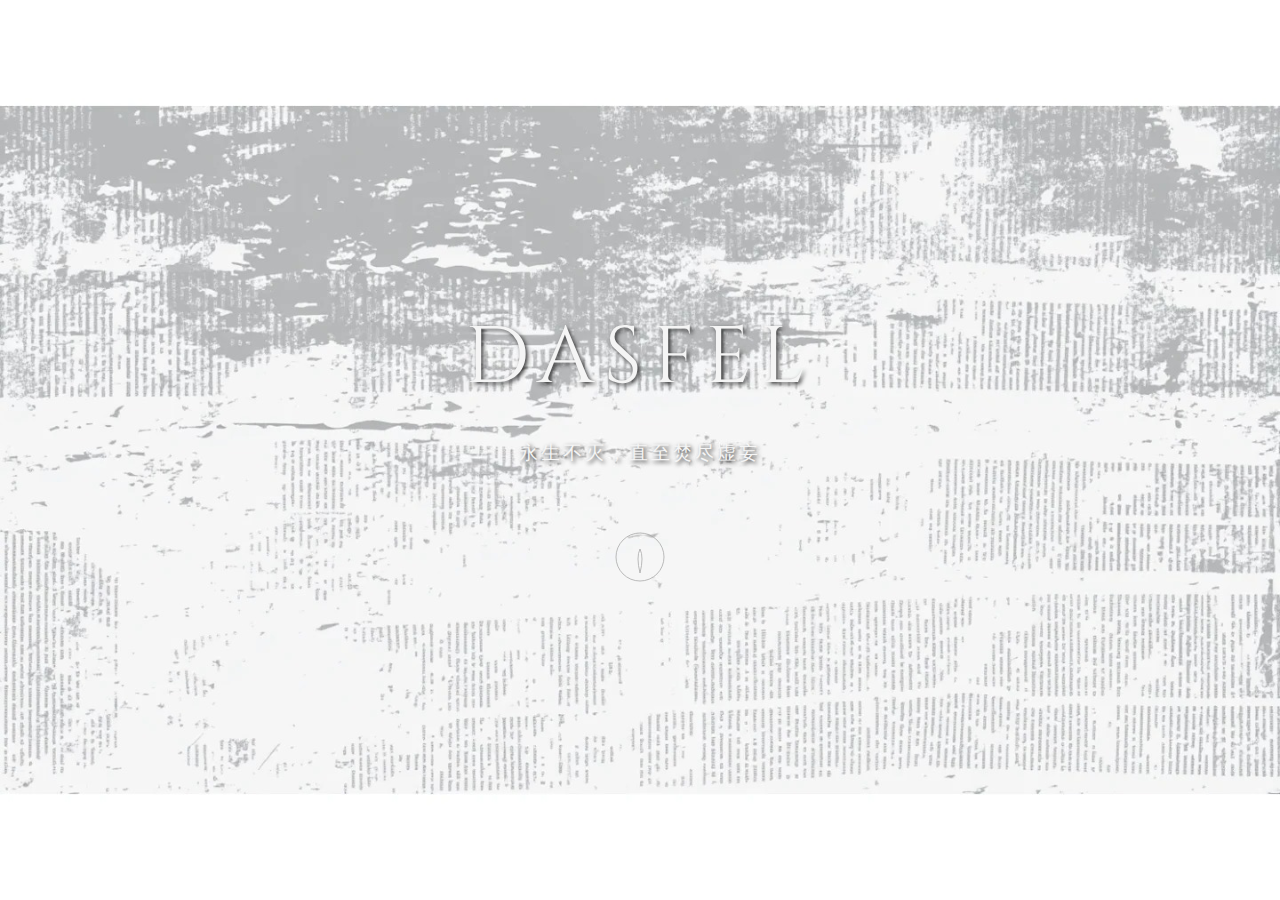
<file: MoMo/index.html>
<!DOCTYPE html>
<html lang="en">
<head>
    <meta charset="UTF-8">
    <meta name="viewport" content="width=device-width, initial-scale=1.0">
    <title>Dasfel - Silent Embers</title>
    <link rel="stylesheet" href="styles.css">
    <link rel="preconnect" href="https://fonts.googleapis.com">
    <link rel="preconnect" href="https://fonts.gstatic.com" crossorigin>
    <link href="https://fonts.googleapis.com/css2?family=Cinzel:wght@400;700&family=Cormorant+Garamond:wght@300;400;600&display=swap" rel="stylesheet">
</head>
<body class="entrance-page">
    <div class="entrance-container">
        <div class="title-container">
            <h1 class="main-title">Dasfel</h1>
            <p class="subtitle">永生不灭，直至焚尽虚妄</p>
        </div>
        <div class="entrance-symbol">
            <svg id="moon-flame" viewBox="0 0 100 100" width="80" height="80">
                <circle cx="50" cy="50" r="30" fill="none" stroke="#a9a9a9" stroke-width="1" />
                <path class="flame" d="M50,70 Q45,50 50,40 Q55,50 50,70" fill="none" stroke="#a9a9a9" stroke-width="1" />
            </svg>
        </div>
    </div>
    <script src="script.js"></script>
</body>
</html>
</file>
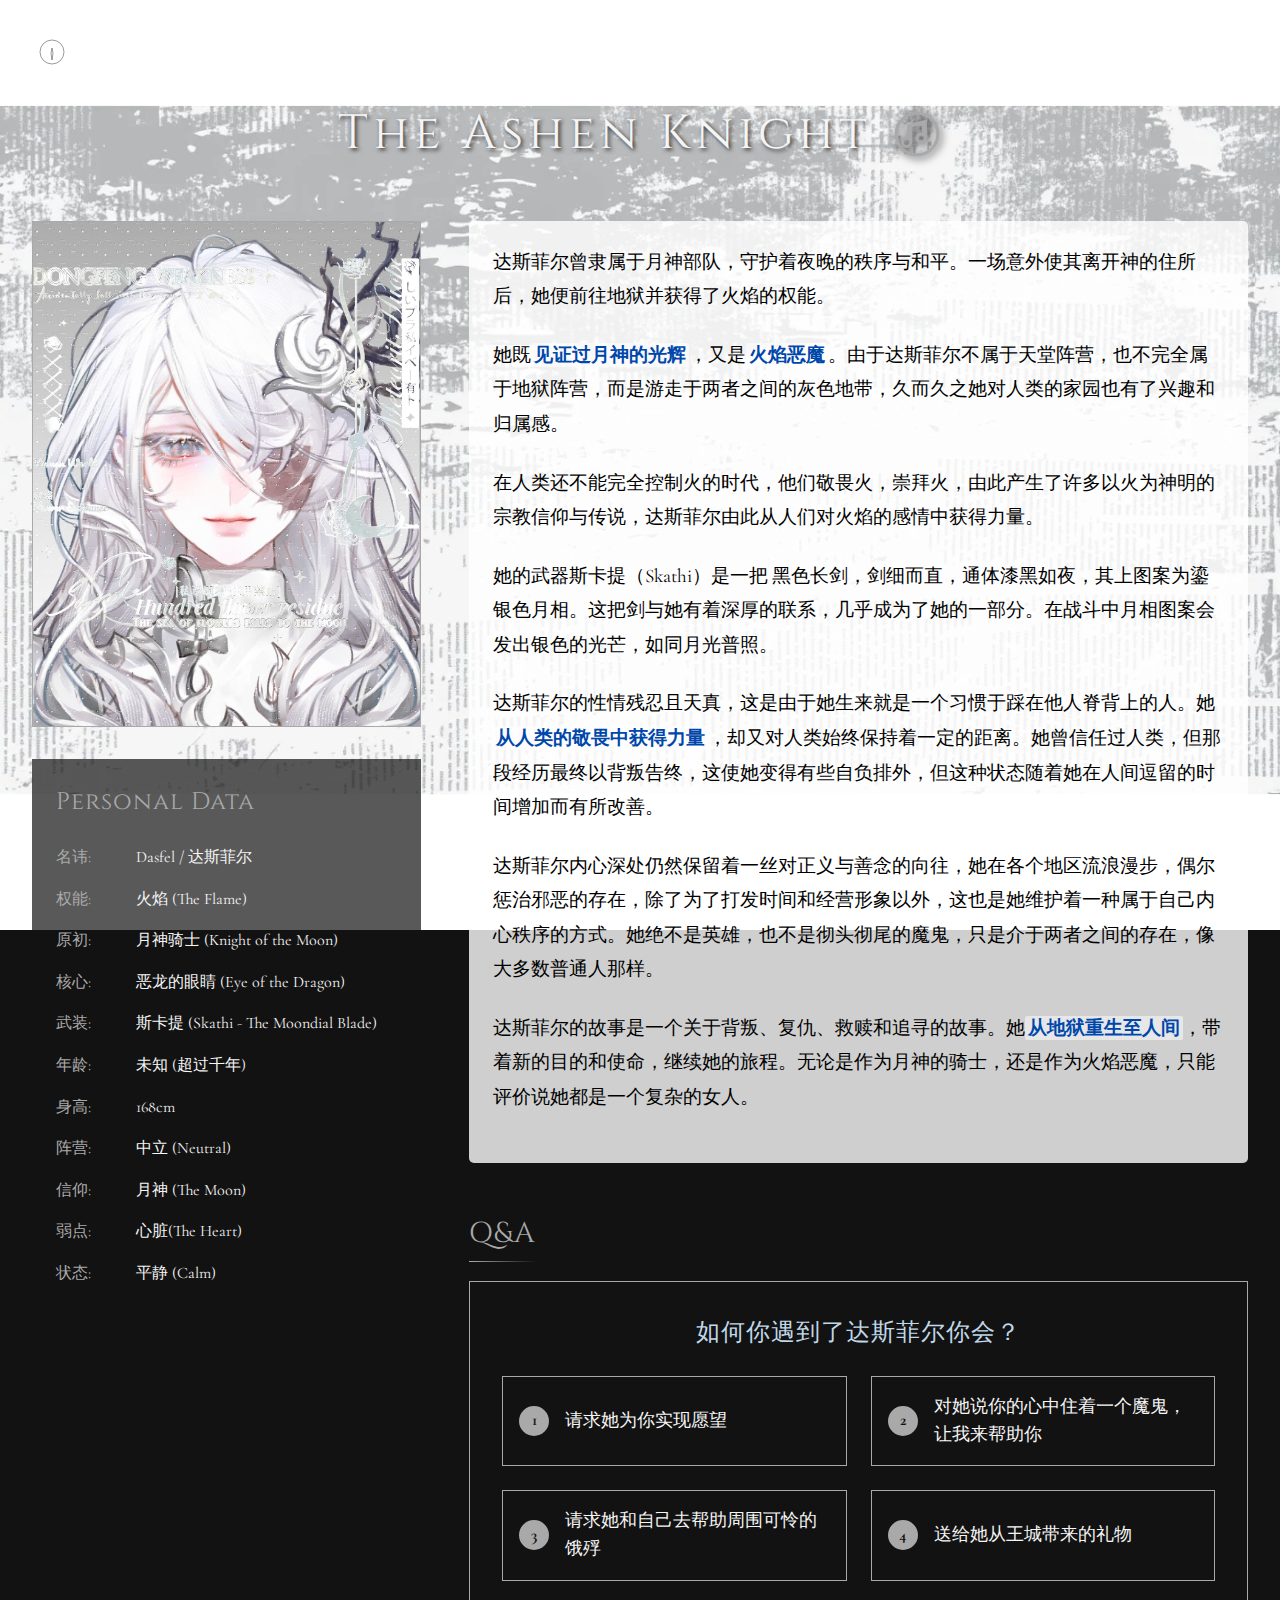
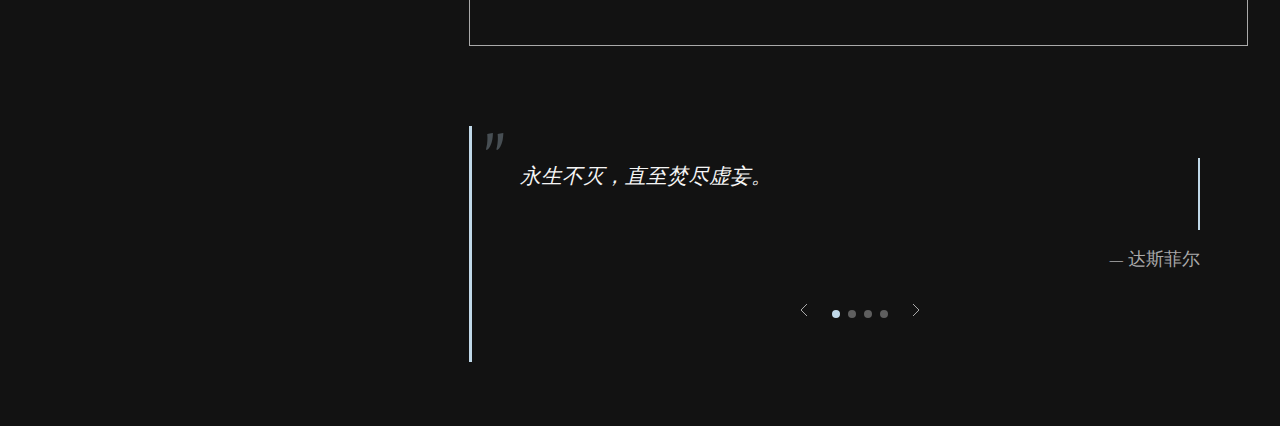
<file: MoMo/ashen-knight.html>
<!DOCTYPE html>
<html lang="en">
<head>
    <meta charset="UTF-8">
    <meta name="viewport" content="width=device-width, initial-scale=1.0">
    <title>The Ashen Knight - Dasfel</title>
    <link rel="stylesheet" href="styles.css">
    <link rel="preconnect" href="https://fonts.googleapis.com">
    <link rel="preconnect" href="https://fonts.gstatic.com" crossorigin>
    <link href="https://fonts.googleapis.com/css2?family=Cinzel:wght@400;700&family=Cormorant+Garamond:wght@300;400;600&display=swap" rel="stylesheet">
</head>
<body>
    <!-- Background Audio - 只在The Ashen Knight页面播放 -->
    <audio id="background-music" loop>
        <source src="aud.mp3" type="audio/mp3">
        您的浏览器不支持音频元素。
    </audio>
    <div class="page-content">
        <!-- Navigation Icon -->
        <div class="nav-icon">
            <svg viewBox="0 0 100 100" width="100%" height="100%">
                <circle cx="50" cy="50" r="30" fill="none" stroke="#a9a9a9" stroke-width="1" />
                <path class="flame" d="M50,70 Q45,50 50,40 Q55,50 50,70" fill="none" stroke="#a9a9a9" stroke-width="1" />
            </svg>
        </div>
        
        <!-- Navigation Panel -->
        <div class="nav-panel">
            <ul class="nav-links">
                <li>
                    <a href="ashen-knight.html">
                        <svg viewBox="0 0 24 24" width="24" height="24">
                            <path fill="none" stroke="#a9a9a9" d="M12,3 L4,9 L4,21 L20,21 L20,9 L12,3 Z" />
                            <path fill="none" stroke="#a9a9a9" d="M9,21 L9,14 L15,14 L15,21" />
                        </svg>
                        The Ashen Knight
                    </a>
                </li>
                <li>
                    <a href="chronicle.html">
                        <svg viewBox="0 0 24 24" width="24" height="24">
                            <path fill="none" stroke="#a9a9a9" d="M6,4 L18,4 L18,20 L6,20 Z" />
                            <path fill="none" stroke="#a9a9a9" d="M9,8 L15,8 M9,12 L15,12 M9,16 L13,16" />
                        </svg>
                        Chronicle of Embers
                    </a>
                </li>
                <li>
                    <a href="world.html">
                        <svg viewBox="0 0 24 24" width="24" height="24">
                            <circle cx="12" cy="12" r="8" fill="none" stroke="#a9a9a9" />
                            <path fill="none" stroke="#a9a9a9" d="M12,4 L12,20 M4,12 L20,12" />
                        </svg>
                        World
                    </a>
                </li>
                <li>
                    <a href="gallery.html">
                        <svg viewBox="0 0 24 24" width="24" height="24">
                            <rect x="4" y="4" width="6" height="6" fill="none" stroke="#a9a9a9" />
                            <rect x="14" y="4" width="6" height="6" fill="none" stroke="#a9a9a9" />
                            <rect x="4" y="14" width="6" height="6" fill="none" stroke="#a9a9a9" />
                            <rect x="14" y="14" width="6" height="6" fill="none" stroke="#a9a9a9" />
                        </svg>
                        Gallery
                    </a>
                </li>
            </ul>
        </div>
        
        <div class="content-container">
            <div class="title-with-music">
                <h1 class="page-title">The Ashen Knight</h1>
                <div class="music-control" id="music-control">
                    <svg viewBox="0 0 24 24" width="32" height="32">
                        <circle cx="12" cy="12" r="10" fill="none" stroke="#a9a9a9" stroke-width="1.5" />
                        <!-- 音符符号 -->
                        <path class="music-icon" fill="none" stroke="#a9a9a9" stroke-width="1.5" d="M9,8 L9,16 C9,17.1 8.1,18 7,18 S5,17.1 5,16 S5.9,14 7,14 C7.4,14 7.7,14.1 8,14.3 L8,8 L16,6 L16,14 C16,15.1 15.1,16 14,16 S12,15.1 12,14 S12.9,12 14,12 C14.4,12 14.7,12.1 15,12.3 L15,7 L9,8" />
                    </svg>
                </div>
            </div>
            
            <div class="ashen-knight-content">
                <!-- Left Column - Portrait and Personal Data -->
                <div class="portrait-section">
                    <div class="portrait-container">
                        <img src="images/portrait.jpg" alt="Dasfel Portrait">
                    </div>
                    
                    <div class="personal-data">
                        <h3>Personal Data</h3>
                        
                        <div class="data-item">
                            <div class="data-label">名讳:</div>
                            <div class="data-value">Dasfel / 达斯菲尔</div>
                        </div>
                        
                        <div class="data-item">
                            <div class="data-label">权能:</div>
                            <div class="data-value">火焰 (The Flame)</div>
                        </div>
                        
                        <div class="data-item">
                            <div class="data-label">原初:</div>
                            <div class="data-value">月神骑士 (Knight of the Moon)</div>
                        </div>
                        
                        <div class="data-item">
                            <div class="data-label">核心:</div>
                            <div class="data-value">恶龙的眼睛 (Eye of the Dragon)</div>
                        </div>
                        
                        <div class="data-item weapon-info">
                            <div class="data-label">武装:</div>
                            <div class="data-value">斯卡提 (Skathi - The Moondial Blade)</div>
                            <div class="weapon-tooltip">
                                斯卡提，一把黑色长剑，是达斯菲尔的专属武器。达斯菲尔还在月神麾下时被授予的荣誉的象征，剑细而直，通体漆黑如夜，其上图案为鎏银色月相。
                            </div>
                        </div>
                        
                        <div class="data-item">
                            <div class="data-label">年龄:</div>
                            <div class="data-value">未知 (超过千年)</div>
                        </div>
                        
                        <div class="data-item">
                            <div class="data-label">身高:</div>
                            <div class="data-value">168cm</div>
                        </div>
                        
                        <div class="data-item">
                            <div class="data-label">阵营:</div>
                            <div class="data-value">中立 (Neutral)</div>
                        </div>
                        
                        <div class="data-item">
                            <div class="data-label">信仰:</div>
                            <div class="data-value">月神 (The Moon)</div>
                        </div>
                        
                        <div class="data-item">
                            <div class="data-label">弱点:</div>
                            <div class="data-value">心脏(The Heart)</div>
                        </div>
                        
                        <div class="data-item status-info">
                            <div class="data-label">状态:</div>
                            <div class="data-value">平静 (Calm)</div>
                            <div class="status-tooltip">
                                达斯菲尔目前活跃于伊斯希洛斯的边境地区，扮演着一名热情善良的骑士，惩罚那些她认为应该受到惩罚的人用于练手。
                            </div>
                        </div>
                    </div>
                </div>
                
                <!-- Right Column - Biography -->
                <div class="bio-section">
                    <div class="bio-text">
                        <p>
                            达斯菲尔曾隶属于月神部队，守护着夜晚的秩序与和平。一场意外使其离开神的住所后，她便前往地狱并获得了火焰的权能。
                        </p>
                        
                        <p>
                            她既<span class="highlight">见证过月神的光辉</span>，又是<span class="highlight">火焰恶魔</span>。由于达斯菲尔不属于天堂阵营，也不完全属于地狱阵营，而是游走于两者之间的灰色地带，久而久之她对人类的家园也有了兴趣和归属感。
                        </p>
                        
                        <p>
                            在人类还不能完全控制火的时代，他们敬畏火，崇拜火，由此产生了许多以火为神明的宗教信仰与传说，达斯菲尔由此从人们对火焰的感情中获得力量。
                        </p>
                        
                        <p>
                            她的武器斯卡提（Skathi）是一把  黑色长剑，剑细而直，通体漆黑如夜，其上图案为鎏银色月相。这把剑与她有着深厚的联系，几乎成为了她的一部分。在战斗中月相图案会发出银色的光芒，如同月光普照。
                        </p>
                        
                        <p>
                            达斯菲尔的性情残忍且天真，这是由于她生来就是一个习惯于踩在他人脊背上的人。她<span class="highlight">从人类的敬畏中获得力量</span>，却又对人类始终保持着一定的距离。她曾信任过人类，但那段经历最终以背叛告终，这使她变得有些自负排外，但这种状态随着她在人间逗留的时间增加而有所改善。
                        </p>
                        
                        <p>
                            达斯菲尔内心深处仍然保留着一丝对正义与善念的向往，她在各个地区流浪漫步，偶尔惩治邪恶的存在，除了为了打发时间和经营形象以外，这也是她维护着一种属于自己内心秩序的方式。她绝不是英雄，也不是彻头彻尾的魔鬼，只是介于两者之间的存在，像大多数普通人那样。
                        </p>
                        
                        <p>
                            达斯菲尔的故事是一个关于背叛、复仇、救赎和追寻的故事。她<span class="highlight">从地狱重生至人间</span>，带着新的目的和使命，继续她的旅程。无论是作为月神的骑士，还是作为火焰恶魔，只能评价说她都是一个复杂的女人。
                        </p>
                    </div>
                    
                    <!-- Q&A Section -->
                    <div class="qa-section">
                        <h3 class="section-title">Q&A</h3>
                        
                        <div class="qa-container">
                            <div class="question">
                                <h4>如何你遇到了达斯菲尔你会？</h4>
                                
                                <div class="options-container">
                                    <div class="option" data-option="1">
                                        <div class="option-number">1</div>
                                        <div class="option-text">请求她为你实现愿望</div>
                                    </div>
                                    
                                    <div class="option" data-option="2">
                                        <div class="option-number">2</div>
                                        <div class="option-text">对她说你的心中住着一个魔鬼，让我来帮助你</div>
                                    </div>
                                    
                                    <div class="option" data-option="3">
                                        <div class="option-number">3</div>
                                        <div class="option-text">请求她和自己去帮助周围可怜的饿殍</div>
                                    </div>
                                    
                                    <div class="option" data-option="4">
                                        <div class="option-number">4</div>
                                        <div class="option-text">送给她从王城带来的礼物</div>
                                    </div>
                                </div>
                            </div>
                            
                            <div class="answers-container">
                                <div class="answer" id="answer-1">
                                    <p>你获得了几辆马车都拉不完的金币、美酒，你的军队踏平了一处城邦，而你也当然成为了此处的主人获得拥护，就在你戴上冠冕的时分，你的鲜血也洒落在宝座与阶梯之上，有什么东西永远地消逝了。</p>
                                </div>
                                
                                <div class="answer" id="answer-2">
                                    <p>她没有生气，居然真的依照你的建议剖开胸膛向你展示自己的心脏，随后她对护卫说，你在妖言惑众，这就是你戕害他人的借口，现在轮到你展示心中住着天使还是魔鬼了。</p>
                                </div>
                                
                                <div class="answer" id="answer-3">
                                    <p>她不情不愿地跟着你去实地考察灾民的情况，并向上如实禀报，当那些灾民因为你而获得救助时，她没有冷嘲热讽，后来你不知道为何得到了快速的升迁。</p>
                                </div>
                                
                                <div class="answer" id="answer-4">
                                    <p>她满面笑容地收下了，随后回敬了你更昂贵新奇的宝石，并对你说道对她来说最好的礼物就是你去信仰月神，从此做一个虔诚善良的人。你对她说有时候信仰反而使人们毫无怜悯地残害异己，达斯菲尔没有激烈地反驳你，只是摇摇头说恐怕她也没有完美的答案。</p>
                                </div>
                            </div>
                        </div>
                    </div>
                    
                    <!-- Quote Section -->
                    <div class="quote-section">
                        <div class="quote-container">
                            <div class="quote-mark">"</div>
                            <div class="quote-text" id="quote-text"></div>
                            <div class="quote-attribution">— 达斯菲尔</div>
                            <div class="quote-nav">
                                <div class="quote-prev">
                                    <svg viewBox="0 0 24 24" width="24" height="24">
                                        <path fill="none" stroke="#a9a9a9" d="M15,6 L9,12 L15,18" />
                                    </svg>
                                </div>
                                <div class="quote-indicators">
                                    <span class="quote-indicator active" data-index="0"></span>
                                    <span class="quote-indicator" data-index="1"></span>
                                    <span class="quote-indicator" data-index="2"></span>
                                    <span class="quote-indicator" data-index="3"></span>
                                </div>
                                <div class="quote-next">
                                    <svg viewBox="0 0 24 24" width="24" height="24">
                                        <path fill="none" stroke="#a9a9a9" d="M9,6 L15,12 L9,18" />
                                    </svg>
                                </div>
                            </div>
                        </div>
                    </div>
                </div>
            </div>
            
            <!-- Floating Elements -->
            <div class="floating-elements">
                <div class="floating-ember ember-1"></div>
                <div class="floating-ember ember-2"></div>
                <div class="floating-ember ember-3"></div>
                <div class="floating-ember ember-4"></div>
                <div class="floating-ember ember-5"></div>
                <div class="floating-ember ember-6"></div>
            </div>
        </div>
    </div>
    
    <script src="script.js"></script>
</body>
</html>
</file>
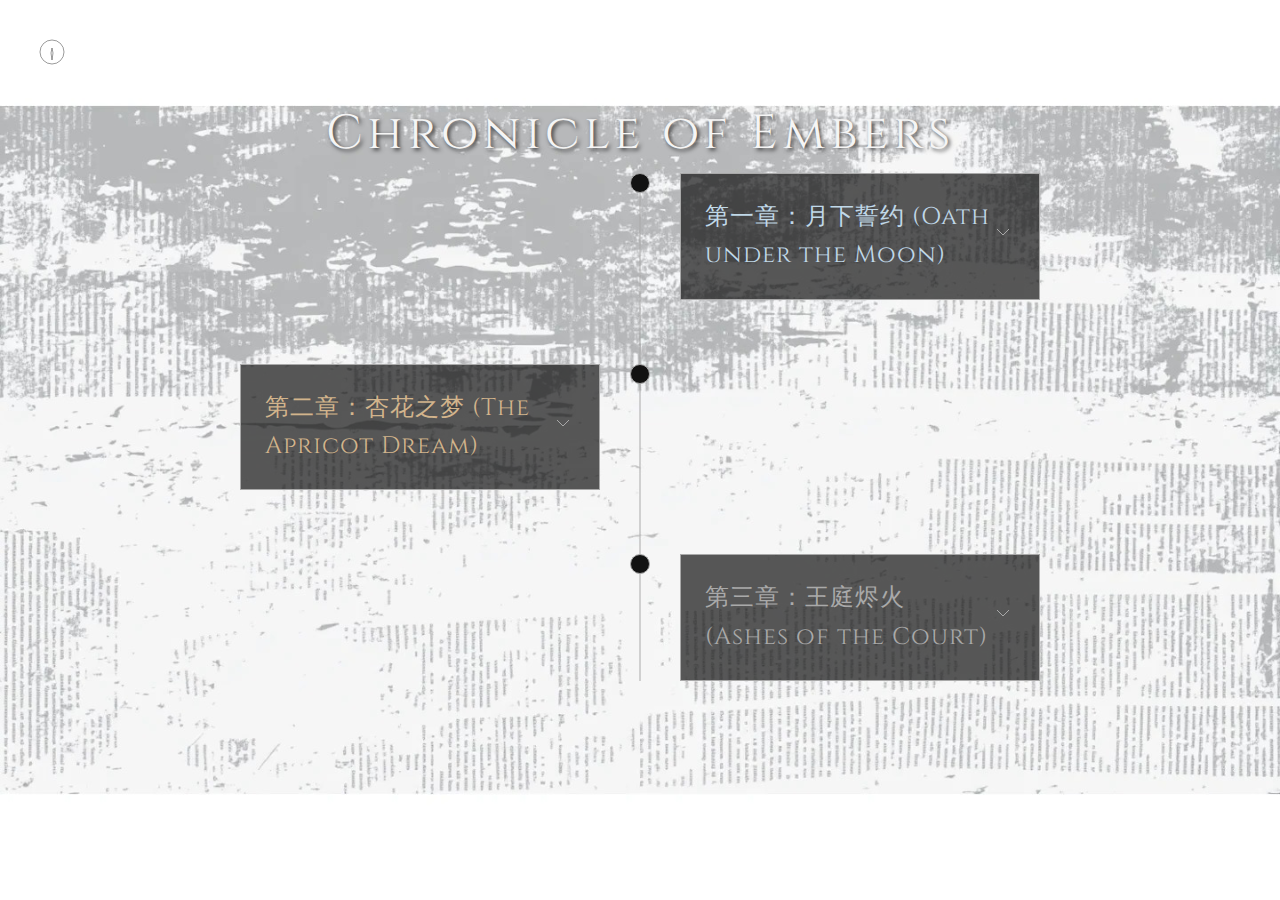
<file: MoMo/chronicle.html>
<!DOCTYPE html>
<html lang="en">
<head>
    <meta charset="UTF-8">
    <meta name="viewport" content="width=device-width, initial-scale=1.0">
    <title>Chronicle of Embers - Dasfel</title>
    <link rel="stylesheet" href="styles.css">
    <link rel="preconnect" href="https://fonts.googleapis.com">
    <link rel="preconnect" href="https://fonts.gstatic.com" crossorigin>
    <link href="https://fonts.googleapis.com/css2?family=Cinzel:wght@400;700&family=Cormorant+Garamond:wght@300;400;600&display=swap" rel="stylesheet">
</head>
<body>
    <div class="page-content">
        <!-- Navigation Icon -->
        <div class="nav-icon">
            <svg viewBox="0 0 100 100" width="100%" height="100%">
                <circle cx="50" cy="50" r="30" fill="none" stroke="#a9a9a9" stroke-width="1" />
                <path class="flame" d="M50,70 Q45,50 50,40 Q55,50 50,70" fill="none" stroke="#a9a9a9" stroke-width="1" />
            </svg>
        </div>
        
        <!-- Navigation Panel -->
        <div class="nav-panel">
            <ul class="nav-links">
                <li>
                    <a href="ashen-knight.html">
                        <svg viewBox="0 0 24 24" width="24" height="24">
                            <path fill="none" stroke="#a9a9a9" d="M12,3 L4,9 L4,21 L20,21 L20,9 L12,3 Z" />
                            <path fill="none" stroke="#a9a9a9" d="M9,21 L9,14 L15,14 L15,21" />
                        </svg>
                        The Ashen Knight
                    </a>
                </li>
                <li>
                    <a href="chronicle.html">
                        <svg viewBox="0 0 24 24" width="24" height="24">
                            <path fill="none" stroke="#a9a9a9" d="M6,4 L18,4 L18,20 L6,20 Z" />
                            <path fill="none" stroke="#a9a9a9" d="M9,8 L15,8 M9,12 L15,12 M9,16 L13,16" />
                        </svg>
                        Chronicle of Embers
                    </a>
                </li>
                <li>
                    <a href="world.html">
                        <svg viewBox="0 0 24 24" width="24" height="24">
                            <circle cx="12" cy="12" r="8" fill="none" stroke="#a9a9a9" />
                            <path fill="none" stroke="#a9a9a9" d="M12,4 L12,20 M4,12 L20,12" />
                        </svg>
                        World
                    </a>
                </li>
                <li>
                    <a href="gallery.html">
                        <svg viewBox="0 0 24 24" width="24" height="24">
                            <rect x="4" y="4" width="6" height="6" fill="none" stroke="#a9a9a9" />
                            <rect x="14" y="4" width="6" height="6" fill="none" stroke="#a9a9a9" />
                            <rect x="4" y="14" width="6" height="6" fill="none" stroke="#a9a9a9" />
                            <rect x="14" y="14" width="6" height="6" fill="none" stroke="#a9a9a9" />
                        </svg>
                        Gallery
                    </a>
                </li>
            </ul>
        </div>
        
        <div class="content-container">
            <h1 class="page-title">Chronicle of Embers</h1>
            
            <div class="timeline">
                <!-- Chapter 1: Oath under the Moon -->
                <div class="chapter chapter-1">
                    <div class="chapter-marker"></div>
                    <div class="chapter-content">
                        <div class="chapter-header">
                            <h2 class="chapter-title">第一章：月下誓约 (Oath under the Moon)</h2>
                            <div class="chapter-toggle">
                                <svg viewBox="0 0 24 24" width="24" height="24">
                                    <path fill="none" stroke="#a9a9a9" d="M6,9 L12,15 L18,9" />
                                </svg>
                            </div>
                        </div>
                        <div class="chapter-text">
                            <p>
                              “信徒们崇拜每天乘坐战车穿越苍穹的太阳。
黄昏时分太阳下沉，熄灭大海中的火焰。
当他再次出现在地平线上时，他的光辉驱散了黑暗的灵魂，净化了一切造物，他的光辉使生命得以复苏。
月亮也受到了同样的崇拜，她乘着一辆由白色公牛拉着的马车在天空中航行。
生殖和农业的动物被分配给这位月亮女神，她掌管着植物的增长和生物的繁衍。”
                            </p>
                            <p>
                                很久很久以前，在一个满月之夜，达斯菲尔在月神神殿中宣誓效忠，成为正式的月神骑士。她跪在月光照耀的祭坛前，宣誓将生命献给月神，守护夜晚的秩序与和平。
                            </p>
                            <p>
                                人们向往的极乐之地真实存在，但只属于神明。与恶魔相反的是，神明不需要通过人们的信仰与爱戴来提升力量，神明的力量从诞生之初就已注定而永恒，每个神明会有自己的部下甚至部队，会授予有功之臣武器。达斯菲尔就是月神麾下的一名骑士。
                            </p>
                            <p>
                                在一次去往拉古塔斯达的讨伐之中，达斯菲尔由于重伤垂死，使用恶龙的眼睛替代心脏活了下来，她便不再拥有待在天堂的资质，于是动身前往地狱。
                            </p>
                            <p>
                                和大多数人所想象的不同的是，天堂里的所有人并不觉得前往地狱或人间是对罪人的惩罚，在他们看来，这只是一种合理的变迁制度。
                            </p>
                            <p>
                                正如达斯菲尔所期待的那样，地狱的日子真是和在月神麾下的时光截然不同，令她感到新鲜不已！她眼睛里闪耀着快活而恶意的光芒，因为在这竟然可以尽情地斩杀敌手，而不需要任何正当的理由！
                            </p>
                            <p>
                                不过很快她便感到厌倦，惨叫欢呼声不绝于耳，腥气充斥在空间各处，血液滴落的声音原先像金币敲击地板一样动听，但总是一成不变地互相残杀也太无趣了吧！这些恶魔大脑空空，除了互相决斗到死之外不在乎任何事，但达斯菲尔可不同，她可是......就在她发愣的空档，一把剑穿透了她的心脏，很快达斯菲尔的血就与她的手下败将的血融合在一起，眼前只剩黑暗。
                            </p>
                        </div>
                    </div>
                </div>
                
                <!-- Chapter 2: The Apricot Dream -->
                <div class="chapter chapter-2">
                    <div class="chapter-marker"></div>
                    <div class="chapter-content">
                        <div class="chapter-header">
                            <h2 class="chapter-title">第二章：杏花之梦 (The Apricot Dream)</h2>
                            <div class="chapter-toggle">
                                <svg viewBox="0 0 24 24" width="24" height="24">
                                    <path fill="none" stroke="#a9a9a9" d="M6,9 L12,15 L18,9" />
                                </svg>
                            </div>
                        </div>
                        <div class="chapter-text">
                            <p>
                                达斯菲尔在地狱死后来到了人类的世界，在人间的恶魔不会记得任何与地狱有关的事情，就像人类记不得自己在母亲子宫里的事情。
                            </p>
                            <p>
                                斯缇罗斯的国王听信了宫廷巫师的预言，巫师告诉国王:“久久地追随西沉太阳的踪迹，您就能获得一项至宝，它能让您的仇敌不日化为飞灰。”国王果然立刻派出亲信的臣子，命他天黑之前找回至宝，而这名臣子找回的便是失去了一切记忆、幼年的达斯菲尔。
                            </p>
                            <p>
                                王后走到她的身边，轻轻垂首，她原来是一个目盲的女人。她抚摸到达斯菲尔银灰色的眼睛，仿佛触及众神赐予的慷慨礼物。
                            </p>
                            <p>
                               此后， 国王将达斯菲尔收为养女，交由王后将她养育成人。
                            </p>
                            <p>
                                在斯缇罗斯王国的宫廷中，达斯菲尔度过了一段平静而美好的时光。她学习宫廷礼仪、文学、音乐，成为了一位优雅的贵族少女。
                            </p>
                            <p>
                                王宫后花园中有一棵巨大的杏花树，每年春天都会开满粉色的花朵。达斯菲尔喜欢在树下给王后读书，或者只是静静地看着花瓣飘落。那段时光如同一场美丽的梦境，温暖而短暂。
                            </p>
                            <p>
                                然而，随着时间的推移，宫廷里却不是那么生机盎然，人们分别战队着年老的国王与野心勃勃的亲王，彼此之间党同伐异，希望置对方于死地，仇恨愈积愈烈，不可收拾；另一边，达斯菲尔有时会在无意识的状态下释放出火焰，烧毁周围的物品。
                            </p>
                            <p>
                                王后注意到了达斯菲尔的异常，但她选择了保护自己的养女。她帮助达斯菲尔隐藏这些事件，并寻找控制这种力量的方法。
                            </p>
                        </div>
                    </div>
                </div>
                
                <!-- Chapter 3: Ashes of the Court -->
                <div class="chapter chapter-3">
                    <div class="chapter-marker"></div>
                    <div class="chapter-content">
                        <div class="chapter-header">
                            <h2 class="chapter-title">第三章：王庭烬火 (Ashes of the Court)</h2>
                            <div class="chapter-toggle">
                                <svg viewBox="0 0 24 24" width="24" height="24">
                                    <path fill="none" stroke="#a9a9a9" d="M6,9 L12,15 L18,9" />
                                </svg>
                            </div>
                        </div>
                        <div class="chapter-text">
                            <p>
                                达斯菲尔在成人礼之后想起了自己身为火焰恶魔的过往，她开始讨厌周围的人类，人类的自私自利、刻薄蛮横、愚蠢从众让她觉得十分无趣厌烦，她想离开这里了，这不是属于恶魔的地方。
                            </p>
                            <p>
                                与此同时，斯缇罗斯王国的政治局势变得紧张。异端教会的势力渗透到了王室内部，王后被指控为异教徒，遭到软禁。她被剥夺了贵族身份，成为了囚犯。
                            </p>
                            <p>
                                达斯菲尔试图救出王后，但没人肯宽恕她。不仅无人相信王后，也无人相信这个和王室没有血缘的异乡人，达斯菲尔记忆恢复后性格举止的巨变，让各怀鬼胎的人们传起了谣言。
                            </p>
                            <p>
                               有的人说达斯菲尔准备投靠年轻的亲王，置国王于不顾;有的人说达斯菲尔一定积攒了不少财富，打算带着它们远走高飞;总之，他们将对彼此的恨意也转移到了达斯菲尔的身上，甚至进谗言于国王。
                            </p>
                            <p>
                              年老的国王对于达斯菲尔这么多年来从没有替他铲除过敌人而大失所望，他最终与臣子们商议决定审判并处决达斯菲尔。 "你们这些虚伪的信徒，将为自己的罪行付出代价。"  
                            </p>
                            <p>
                             达斯菲尔的怒火如同一场风暴，席卷了整个王宫。火焰吞噬了建筑、花园、人群，甚至连那棵与她平静度日的杏花树也化为灰烬。  在混乱中，达斯菲尔找到了被囚禁的王后。
                            </p>
                            <p>
                                然而，王后那早已枯萎的脸庞却像野草被恨火点燃那样明亮，残阳似血，映照在她空洞的眼睛中，“你是个恶魔，我早该知道：残忍、冷漠、毫无怜悯是你的本性，我不该隐瞒你的怪异......甚至从一开始就不该抚养你！”
                            </p>
                            <p>
                                血肉杀场中，悔疚的魔鬼这时才从阴影中冷冷地向达斯菲尔走来，很显然，这一切已经不可能挽回，他们都背叛了彼此。
                            </p>
                            <p>
                                达斯菲尔离开了燃烧的王宫，留下王后和她曾经的生活。她重新拿起斯卡提，踏上了新的旅程。她不再属于任何组织或国家，而是成为了一个独立的存在，游走于光明与黑暗之间。
                            </p>
                            <p>
                                "我将以火焰净化虚妄，会用月光照亮真实。这是我的宿命，我的使命。"
未完待续
                            </p>
                        </div>
                    </div>
                </div>
            </div>
        </div>
    </div>
    
    <script src="script.js"></script>
</body>
</html>
</file>
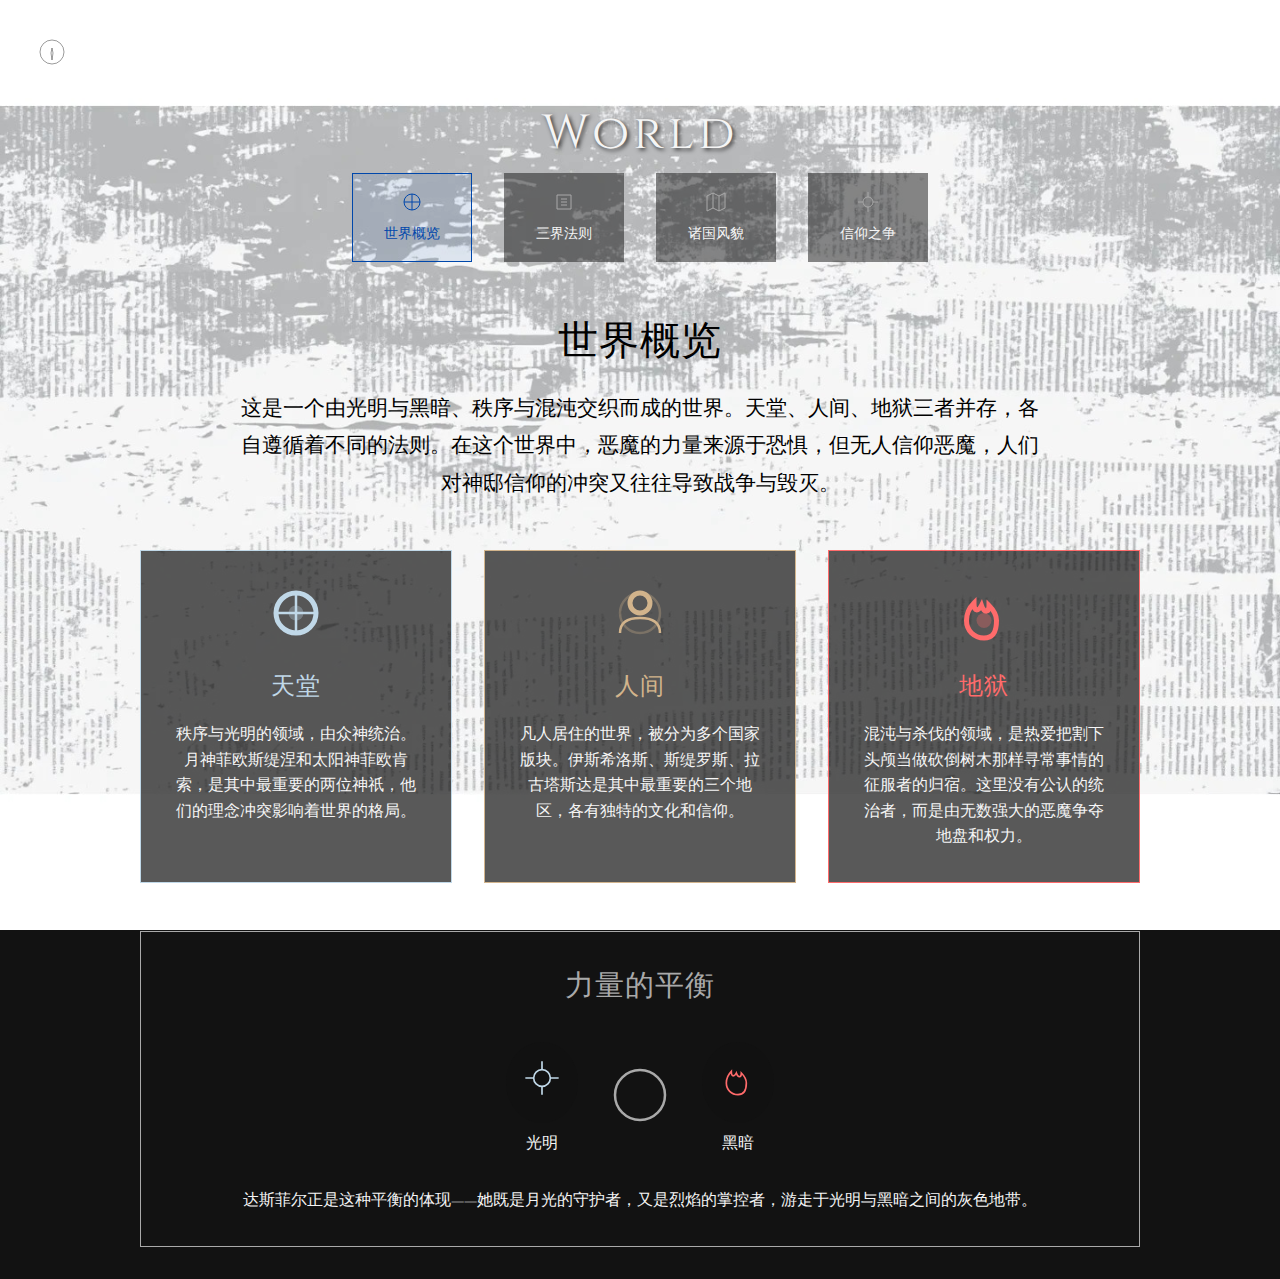
<file: MoMo/world.html>
<!DOCTYPE html>
<html lang="en">
<head>
    <meta charset="UTF-8">
    <meta name="viewport" content="width=device-width, initial-scale=1.0">
    <title>World - Dasfel</title>
    <link rel="stylesheet" href="styles.css">
    <link rel="preconnect" href="https://fonts.googleapis.com">
    <link rel="preconnect" href="https://fonts.gstatic.com" crossorigin>
    <link href="https://fonts.googleapis.com/css2?family=Cinzel:wght@400;700&family=Cormorant+Garamond:wght@300;400;600&display=swap" rel="stylesheet">
</head>
<body>
    <div class="page-content">
        <!-- Navigation Icon -->
        <div class="nav-icon">
            <svg viewBox="0 0 100 100" width="100%" height="100%">
                <circle cx="50" cy="50" r="30" fill="none" stroke="#a9a9a9" stroke-width="1" />
                <path class="flame" d="M50,70 Q45,50 50,40 Q55,50 50,70" fill="none" stroke="#a9a9a9" stroke-width="1" />
            </svg>
        </div>
        
        <!-- Navigation Panel -->
        <div class="nav-panel">
            <ul class="nav-links">
                <li>
                    <a href="ashen-knight.html">
                        <svg viewBox="0 0 24 24" width="24" height="24">
                            <path fill="none" stroke="#a9a9a9" d="M12,3 L4,9 L4,21 L20,21 L20,9 L12,3 Z" />
                            <path fill="none" stroke="#a9a9a9" d="M9,21 L9,14 L15,14 L15,21" />
                        </svg>
                        The Ashen Knight
                    </a>
                </li>
                <li>
                    <a href="chronicle.html">
                        <svg viewBox="0 0 24 24" width="24" height="24">
                            <path fill="none" stroke="#a9a9a9" d="M6,4 L18,4 L18,20 L6,20 Z" />
                            <path fill="none" stroke="#a9a9a9" d="M9,8 L15,8 M9,12 L15,12 M9,16 L13,16" />
                        </svg>
                        Chronicle of Embers
                    </a>
                </li>
                <li>
                    <a href="world.html">
                        <svg viewBox="0 0 24 24" width="24" height="24">
                            <circle cx="12" cy="12" r="8" fill="none" stroke="#a9a9a9" />
                            <path fill="none" stroke="#a9a9a9" d="M12,4 L12,20 M4,12 L20,12" />
                        </svg>
                        World
                    </a>
                </li>
                <li>
                    <a href="gallery.html">
                        <svg viewBox="0 0 24 24" width="24" height="24">
                            <rect x="4" y="4" width="6" height="6" fill="none" stroke="#a9a9a9" />
                            <rect x="14" y="4" width="6" height="6" fill="none" stroke="#a9a9a9" />
                            <rect x="4" y="14" width="6" height="6" fill="none" stroke="#a9a9a9" />
                            <rect x="14" y="14" width="6" height="6" fill="none" stroke="#a9a9a9" />
                        </svg>
                        Gallery
                    </a>
                </li>
            </ul>
        </div>
        
        <div class="content-container">
            <h1 class="page-title">World</h1>
            
            <!-- World Navigation -->
            <div class="world-navigation">
                <div class="world-nav-item active" data-section="overview">
                    <svg viewBox="0 0 24 24" width="24" height="24">
                        <circle cx="12" cy="12" r="8" fill="none" stroke="#a9a9a9" />
                        <path fill="none" stroke="#a9a9a9" d="M12,4 L12,20 M4,12 L20,12" />
                    </svg>
                    <span>世界概览</span>
                </div>
                <div class="world-nav-item" data-section="realms">
                    <svg viewBox="0 0 24 24" width="24" height="24">
                        <path fill="none" stroke="#a9a9a9" d="M5,5 L19,5 L19,19 L5,19 Z" />
                        <path fill="none" stroke="#a9a9a9" d="M9,9 L15,9 M9,12 L15,12 M9,15 L15,15" />
                    </svg>
                    <span>三界法则</span>
                </div>
                <div class="world-nav-item" data-section="nations">
                    <svg viewBox="0 0 24 24" width="24" height="24">
                        <path fill="none" stroke="#a9a9a9" d="M3,6 L9,3 L15,6 L21,3 L21,18 L15,21 L9,18 L3,21 L3,6 Z" />
                        <path fill="none" stroke="#a9a9a9" d="M9,3 L9,18 M15,6 L15,21" />
                    </svg>
                    <span>诸国风貌</span>
                </div>
                <div class="world-nav-item" data-section="faiths">
                    <svg viewBox="0 0 24 24" width="24" height="24">
                        <circle cx="12" cy="12" r="5" fill="none" stroke="#a9a9a9" />
                        <path fill="none" stroke="#a9a9a9" d="M12,2 L12,7 M12,17 L12,22 M2,12 L7,12 M17,12 L22,12" />
                    </svg>
                    <span>信仰之争</span>
                </div>
            </div>
            
            <!-- World Overview Section -->
            <div class="world-section active" id="overview-section">
                <div class="world-overview">
                    <div class="overview-intro">
                        <h2>世界概览</h2>
                        <p class="overview-desc">
                            这是一个由光明与黑暗、秩序与混沌交织而成的世界。天堂、人间、地狱三者并存，各自遵循着不同的法则。在这个世界中，恶魔的力量来源于恐惧，但无人信仰恶魔，人们对神邸信仰的冲突又往往导致战争与毁灭。
                        </p>
                    </div>
                    
                    <div class="world-structure">
                        <div class="structure-item heaven">
                            <div class="structure-icon">
                                <svg viewBox="0 0 24 24" width="60" height="60">
                                    <circle cx="12" cy="12" r="8" fill="none" stroke="#c0d8e8" stroke-width="2" />
                                    <path fill="none" stroke="#c0d8e8" d="M12,4 L12,20 M4,12 L20,12" />
                                    <circle cx="12" cy="12" r="3" fill="#c0d8e8" opacity="0.3" />
                                </svg>
                            </div>
                            <h3>天堂</h3>
                            <p>秩序与光明的领域，由众神统治。月神菲欧斯缇涅和太阳神菲欧肯索，是其中最重要的两位神祇，他们的理念冲突影响着世界的格局。</p>
                        </div>
                        
                        <div class="structure-item mortal">
                            <div class="structure-icon">
                                <svg viewBox="0 0 24 24" width="60" height="60">
                                    <circle cx="12" cy="8" r="4" fill="none" stroke="#d2b48c" stroke-width="2" />
                                    <path fill="none" stroke="#d2b48c" d="M4,20 C4,15 8,14 12,14 C16,14 20,15 20,20" />
                                    <circle cx="12" cy="12" r="8" fill="none" stroke="#d2b48c" stroke-width="1" opacity="0.3" />
                                </svg>
                            </div>
                            <h3>人间</h3>
                            <p>凡人居住的世界，被分为多个国家版块。伊斯希洛斯、斯缇罗斯、拉古塔斯达是其中最重要的三个地区，各有独特的文化和信仰。</p>
                        </div>
                        
                        <div class="structure-item hell">
                            <div class="structure-icon">
                                <svg viewBox="0 0 24 24" width="60" height="60">
                                    <path d="M12,22 C8,22 5,19 5,15 C5,12 6,10 8,8 C8,12 10,11 11,9 C12,12 14,12 14,9 C16,11 17,13 17,15 C17,19 16,22 12,22 Z" fill="none" stroke="#ff6b6b" stroke-width="2" />
                                    <circle cx="12" cy="15" r="3" fill="#ff6b6b" opacity="0.3" />
                                </svg>
                            </div>
                            <h3>地狱</h3>
                            <p>混沌与杀伐的领域，是热爱把割下头颅当做砍倒树木那样寻常事情的征服者的归宿。这里没有公认的统治者，而是由无数强大的恶魔争夺地盘和权力。</p>
                        </div>
                    </div>
                    
                    <div class="world-balance">
                        <h3>力量的平衡</h3>
                        <div class="balance-diagram">
                            <div class="balance-element light">
                                <div class="element-icon">
                                    <svg viewBox="0 0 24 24" width="40" height="40">
                                        <circle cx="12" cy="12" r="5" fill="none" stroke="#c0d8e8" />
                                        <path fill="none" stroke="#c0d8e8" d="M12,2 L12,7 M12,17 L12,22 M2,12 L7,12 M17,12 L22,12" />
                                    </svg>
                                </div>
                                <span>光明</span>
                            </div>
                            <div class="balance-center">
                                <svg viewBox="0 0 24 24" width="60" height="60">
                                    <circle cx="12" cy="12" r="10" fill="none" stroke="#a9a9a9" />
                                    <path d="M12,2 A10,10 0 0 1 12,22 A10,10 0 0 0 12,2" fill="#c0d8e8" opacity="0.5" />
                                    <path d="M12,2 A10,10 0 0 0 12,22 A10,10 0 0 1 12,2" fill="#ff6b6b" opacity="0.5" />
                                </svg>
                            </div>
                            <div class="balance-element dark">
                                <div class="element-icon">
                                    <svg viewBox="0 0 24 24" width="40" height="40">
                                        <path d="M12,22 C8,22 5,19 5,15 C5,12 6,10 8,8 C8,12 10,11 11,9 C12,12 14,12 14,9 C16,11 17,13 17,15 C17,19 16,22 12,22 Z" fill="none" stroke="#ff6b6b" />
                                    </svg>
                                </div>
                                <span>黑暗</span>
                            </div>
                        </div>
                        <p>达斯菲尔正是这种平衡的体现——她既是月光的守护者，又是烈焰的掌控者，游走于光明与黑暗之间的灰色地带。</p>
                    </div>
                </div>
            </div>
            
            <!-- Three Realms Section -->
            <div class="world-section" id="realms-section">
                <div class="realms-grid">
                    <div class="realm-card heaven-realm">
                        <div class="realm-header">
                            <div class="realm-icon">
                                <svg viewBox="0 0 24 24" width="40" height="40">
                                    <circle cx="12" cy="12" r="8" fill="none" stroke="#c0d8e8" stroke-width="2" />
                                    <path fill="none" stroke="#c0d8e8" d="M12,4 L12,20 M4,12 L20,12" />
                                </svg>
                            </div>
                            <h3>天堂法则</h3>
                        </div>
                        <div class="realm-content">
                            <p><strong>统治者：</strong>众神议会</p>
                            <p><strong>象征理念：</strong>秩序与光明</p>
                            <p><strong>力量来源：</strong>诞生之初注定</p>
                            <p><strong>主要神祇：</strong></p>
                            <ul>
                                <li>月神菲欧斯缇涅 - 夜晚、梦境、神秘</li>
                                <li>太阳神菲欧肯索 - 光明、力量</li>
                                <li>智慧女神维斯当戈 - 知识、战略</li>
                                
                            </ul>
                            <p>神明的力量不来自于歌颂与信仰，那只是人们一厢情愿的偏信，祂们的存在意义在于惩戒与平衡。</p>
                        </div>
                    </div>
                    
                    <div class="realm-card mortal-realm">
                        <div class="realm-header">
                            <div class="realm-icon">
                                <svg viewBox="0 0 24 24" width="40" height="40">
                                    <circle cx="12" cy="8" r="4" fill="none" stroke="#d2b48c" stroke-width="2" />
                                    <path fill="none" stroke="#d2b48c" d="M4,20 C4,15 8,14 12,14 C16,14 20,15 20,20" />
                                </svg>
                            </div>
                            <h3>人间法则</h3>
                        </div>
                        <div class="realm-content">
                            <p><strong>统治者：</strong>各国君主与教会</p>
                            <p><strong>核心理念：</strong>生存与发展</p>
                            <p><strong>力量来源：</strong>魔法、科技、信仰</p>
                            <p><strong>主要势力：</strong></p>
                            <ul>
                                <li>月神教会 </li>
                                <li>太阳教会 </li>
                                <li>各国王室 </li>
                                <li>魔法学院 </li>
                            </ul>
                            <p>人间是各路力量交汇的战场，凡人在其中寻求生存与意义。</p>
                        </div>
                    </div>
                    
                    <div class="realm-card hell-realm">
                        <div class="realm-header">
                            <div class="realm-icon">
                                <svg viewBox="0 0 24 24" width="40" height="40">
                                    <path d="M12,22 C8,22 5,19 5,15 C5,12 6,10 8,8 C8,12 10,11 11,9 C12,12 14,12 14,9 C16,11 17,13 17,15 C17,19 16,22 12,22 Z" fill="none" stroke="#ff6b6b" stroke-width="2" />
                                </svg>
                            </div>
                            <h3>地狱法则</h3>
                        </div>
                        <div class="realm-content">
                            <p><strong>统治者：</strong>恶魔领主们</p>
                            <p><strong>核心理念：</strong>混沌与欲望</p>
                            <p><strong>力量来源：</strong>负面情绪</p>
                            <p><strong>主要存在：</strong></p>
                            <ul>
                                <li>恶龙 - 恶魔的一个分支</li>
                                <li>恶魔领主 - 地狱最普遍存在</li>
                                <li>迷失灵魂 - 受惩戒的凡人</li>
                            </ul>
                            <p>地狱的时空扭曲，可以无止境地挑战和杀伐，只要你支付得起代价的话</p>
                        </div>
                    </div>
                </div>
            </div>
            
            <!-- Nations Section -->
            <div class="world-section" id="nations-section">
                <div class="nations-container">
                    <div class="nation-card ishilos">
                        <div class="nation-banner">
                            <h3>伊斯希洛斯国</h3>
                            <div class="nation-symbol">
                                <svg viewBox="0 0 24 24" width="30" height="30">
                                    <circle cx="12" cy="12" r="10" fill="none" stroke="#c0d8e8" stroke-width="1" />
                                    <path d="M12,2 A10,10 0 0 1 12,22 A10,10 0 0 0 12,2" fill="#c0d8e8" />
                                </svg>
                            </div>
                        </div>
                        <div class="nation-info">
                            <p><strong>位置：</strong>大陆北部</p>
                            <p><strong>特色：</strong>月神教会发源地</p>
                            <p><strong>文化：</strong>崇尚艺术与知识</p>
                            <p><strong>政治：</strong>多个城邦制度</p>
                            <p><strong>重要地点：</strong>月神神殿</p>
                        </div>
                        <div class="nation-desc">
                            <p>伊斯希洛斯是一个古老的国家，拥有悠久的历史和文化。这里的人民崇尚艺术和知识，魔法研究十分发达。领土中央的广阔平原上建立了许多城邦，它们之间既有合作也有竞争。</p>
                        </div>
                    </div>
                    
                    <div class="nation-card stiros">
                        <div class="nation-banner">
                            <h3>斯缇罗斯王国</h3>
                            <div class="nation-symbol">
                                <svg viewBox="0 0 24 24" width="30" height="30">
                                    <circle cx="12" cy="12" r="8" fill="none" stroke="#ffd700" stroke-width="1" />
                                    <path fill="none" stroke="#ffd700" d="M12,4 L12,20 M4,12 L20,12" />
                                </svg>
                            </div>
                        </div>
                        <div class="nation-info">
                            <p><strong>位置：</strong>大陆中部</p>
                            <p><strong>特色：</strong>华丽宫廷文化</p>
                            <p><strong>文化：</strong>严格等级制度</p>
                            <p><strong>政治：</strong>君主专制</p>
                            <p><strong>重要地点：</strong>金色城市卡尼亚、日神大教堂</p>
                        </div>
                        <div class="nation-desc">
                            <p>斯缇罗斯是一个强大的王国，以其奢靡的宫廷和严格的等级制度而闻名。太阳教会在这里有着巨大的影响力，几乎控制了王国的政治和军事。杏花是王国的象征物之一。</p>
                        </div>
                    </div>
                    
                    <div class="nation-card ragutasda">
                        <div class="nation-banner">
                            <h3>拉古塔斯达</h3>
                            <div class="nation-symbol">
                                <svg viewBox="0 0 24 24" width="30" height="30">
                                    <circle cx="12" cy="12" r="8" fill="none" stroke="#9370db" stroke-width="1" />
                                    <path fill="none" stroke="#9370db" d="M8,8 L16,16 M16,8 L8,16" />
                                    <circle cx="12" cy="12" r="3" fill="none" stroke="#9370db" />
                                </svg>
                            </div>
                        </div>
                        <div class="nation-info">
                            <p><strong>位置：</strong>南方海域</p>
                            <p><strong>特色：</strong>神秘岛国</p>
                            <p><strong>文化：</strong>自然崇拜</p>
                            <p><strong>政治：</strong>议会制度</p>
                            <p><strong>重要地点：</strong>乐园</p>
                        </div>
                        <div class="nation-desc">
                            <p>拉古塔斯达是一个由龙统治的国度，族群被各国忌惮和围剿，最后他们被驱逐出家乡四处流浪，但仍现存不少族裔后代。</p>
                        </div>
                    </div>
                </div>
            </div>
            
            <!-- Faiths Section -->
            <div class="world-section" id="faiths-section">
                <div class="faiths-comparison">
                    <div class="faith-card moon-faith">
                        <div class="faith-header">
                            <div class="faith-icon">
                                <svg viewBox="0 0 24 24" width="50" height="50">
                                    <circle cx="12" cy="12" r="10" fill="none" stroke="#c0d8e8" stroke-width="2" />
                                    <path d="M12,2 A10,10 0 0 1 12,22 A10,10 0 0 0 12,2" fill="#c0d8e8" />
                                </svg>
                            </div>
                            <h3>月神教会</h3>
                            <p class="faith-motto">"在黑暗中寻找光明，在混沌中维持平衡"</p>
                        </div>
                        <div class="faith-content">
                            <div class="faith-section">
                                <h4>核心教义</h4>
                                <ul>
                                    <li>平衡与和谐</li>
                                    <li>智慧与内省</li>
                                    <li>保护弱者</li>
                                    
                                </ul>
                            </div>
                            <div class="faith-section">
                                <h4>组织结构</h4>
                                <ul>
                                    <li>大祭司 - 教会领袖</li>
                                    <li>骑士团 - 武装力量</li>
                                    <li>学者议会 - 知识守护者</li>
                                    <li>普通祭司 - 信徒指导</li>
                                </ul>
                            </div>
                            <div class="faith-section">
                                <h4>现状</h4>
                                <p>曾经强盛的月神教会如今已经衰落，但他们的理念仍然在一些人心中燃烧着希望的火苗。</p>
                            </div>
                        </div>
                    </div>
                    
                    <div class="conflict-indicator">
                        <div class="conflict-symbol">
                            <svg viewBox="0 0 24 24" width="60" height="60">
                                <path fill="none" stroke="#ff6b6b" stroke-width="2" d="M6,6 L18,18 M6,18 L18,6" />
                                <circle cx="12" cy="12" r="8" fill="none" stroke="#a9a9a9" stroke-width="1" />
                            </svg>
                        </div>
                        <h4>永恒的冲突</h4>
                        <div class="conflict-content">
                            <div class="conflict-section">
                                <h5>冲突根源</h5>
                                <ul>
                                    
                                    <li>权力争夺 - 谁讲述的故事是真实版本？</li>
                                    <li>历史仇恨 - 世代积怨</li>
                                    <li>资源竞争 - 信徒与领土</li>
                                </ul>
                            </div>
                            <div class="conflict-section">
                                <h5>重大事件</h5>
                                <ul>
                                   
                                    <li>圣殿焚毁 - 月神神殿被毁</li>
                                    <li>异端审判 - 大规模迫害</li>
                                    <li>地下抵抗 - 秘密组织兴起</li>
                                </ul>
                            </div>
                            <div class="conflict-section">
                                <h5>影响范围</h5>
                                <ul>
                                    <li>政治分裂 - 各国站队</li>
                                    <li>文化冲突 - 价值观对立</li>
                                    <li>经济制裁 - 贸易限制</li>
                                    
                                </ul>
                            </div>
                            <div class="conflict-section">
                                <h5>当前局势</h5>
                                <p>太阳教会占据主导地位，但月神教会的地下网络依然活跃。冲突已从公开战争转为暗中较量，双方都在寻找能够打破僵局的关键力量。</p>
                            </div>
                        </div>
                    </div>
                    
                    <div class="faith-card sun-faith">
                        <div class="faith-header">
                            <div class="faith-icon">
                                <svg viewBox="0 0 24 24" width="50" height="50">
                                    <circle cx="12" cy="12" r="8" fill="none" stroke="#ffd700" stroke-width="2" />
                                    <path fill="none" stroke="#ffd700" d="M12,4 L12,2 M12,22 L12,20 M4,12 L2,12 M22,12 L20,12 M6,6 L4,4 M20,20 L18,18 M6,18 L4,20 M20,4 L18,6" />
                                </svg>
                            </div>
                            <h3>太阳教会</h3>
                            <p class="faith-motto">"以光明净化黑暗，宣扬神的权威"</p>
                        </div>
                        <div class="faith-content">
                            <div class="faith-section">
                                <h4>核心教义</h4>
                                <ul>
                                    <li>秩序与净化</li>
                                    <li>权威与服从</li>
                                    <li>书写在人心中的法律</li>
                                  
                                </ul>
                            </div>
                            <div class="faith-section">
                                <h4>组织结构</h4>
                                <ul>
                                    <li>教皇 - 至高领袖</li>
                                    <li>太阳骑士团 - 精锐军队</li>
                                    <li>审判庭 - 主要负责处置异端</li>
                                    <li>传教士 </li>
                                </ul>
                            </div>
                            <div class="faith-section">
                                <h4>现状</h4>
                                <p>太阳教会正处于鼎盛时期，在斯缇罗斯王国拥有巨大影响力，并积极向其他地区扩张，试图建立统一的宗教秩序。</p>
                            </div>
                        </div>
                    </div>
                </div>
            </div>
        </div>
    </div>
    
    <script src="script.js"></script>
</body>
</html>
</file>
<file: MoMo/styles.css>
/* Base Styles */
:root {
    --primary-dark: #121212;
    --primary-light: #f5f5f5;
    --primary-gray: #a9a9a9;
    --secondary-coffee: #d2b48c;
    --accent-silver-blue: #c0d8e8;
    --glass-blur: 10px;
    --transition-speed: 0.5s;
}

* {
    margin: 0;
    padding: 0;
    box-sizing: border-box;
}

body {
    font-family: 'Cormorant Garamond', serif;
    background-color: var(--primary-dark);
    color: var(--primary-light);
    line-height: 1.6;
    overflow-x: hidden;
}

h1, h2, h3, h4, h5, h6 {
    font-family: 'Cinzel', serif;
    font-weight: 400;
    letter-spacing: 1px;
}

a {
    text-decoration: none;
    color: var(--primary-light);
    transition: color var(--transition-speed);
}

a:hover {
    color: var(--accent-silver-blue);
}

.container {
    width: 90%;
    max-width: 1200px;
    margin: 0 auto;
    padding: 2rem 0;
}

/* Entrance Page Styles */
.entrance-page {
    background: url('images/background.jpg') no-repeat center center fixed;
    background-size: cover;
    height: 100vh;
    display: flex;
    justify-content: center;
    align-items: center;
    position: relative;
}

/* 移除背景滤镜，直接展示背景图片 */

.entrance-container {
    position: relative;
    z-index: 2;
    text-align: center;
    display: flex;
    flex-direction: column;
    align-items: center;
    justify-content: center;
    height: 100%;
}

/* 确保entrance页面文本在背景图上可见 */
.entrance-page .main-title,
.entrance-page .subtitle,
.entrance-page .entrance-symbol svg {
    text-shadow: 2px 2px 4px rgba(0, 0, 0, 0.8);
    color: var(--primary-light);
}

.title-container {
    margin-bottom: 3rem;
}

.main-title {
    font-size: 5rem;
    margin-bottom: 1rem;
    letter-spacing: 10px;
    text-transform: uppercase;
}

.subtitle {
    font-size: 1.2rem;
    color: var(--primary-gray);
    letter-spacing: 3px;
}

.entrance-symbol {
    cursor: pointer;
    transition: transform var(--transition-speed);
    animation: pulse 3s infinite;
}

.entrance-symbol:hover {
    transform: scale(1.1);
}

@keyframes pulse {
    0% {
        opacity: 0.7;
        transform: scale(1);
    }
    50% {
        opacity: 1;
        transform: scale(1.05);
    }
    100% {
        opacity: 0.7;
        transform: scale(1);
    }
}

/* Navigation Styles */
.nav-icon {
    position: fixed;
    top: 2rem;
    left: 2rem;
    width: 40px;
    height: 40px;
    cursor: pointer;
    z-index: 100;
    transition: transform var(--transition-speed);
}

.nav-icon svg circle,
.nav-icon svg path {
    stroke: #000000; /* 将灰色改为黑色 */
}

.nav-icon:hover {
    transform: scale(1.1);
}

.nav-panel {
    position: fixed;
    top: 0;
    left: -300px;
    width: 300px;
    height: 100vh;
    background-color: rgba(18, 18, 18, 0.9);
    z-index: 99;
    transition: left var(--transition-speed);
    display: flex;
    flex-direction: column;
    justify-content: center;
    padding: 2rem;
}

.nav-panel.open {
    left: 0;
}

.nav-links {
    list-style: none;
}

.nav-links li {
    margin-bottom: 2rem;
}

.nav-links a {
    font-size: 1.5rem;
    letter-spacing: 2px;
    display: flex;
    align-items: center;
}

.nav-links a svg {
    margin-right: 1rem;
    width: 20px;
    height: 20px;
}

/* Page Layout */
.page-content {
    min-height: 100vh;
    background: url('images/background.jpg') no-repeat center center fixed;
    background-size: cover;
    position: relative;
}

.content-container {
    position: relative;
    z-index: 2;
    padding: 6rem 2rem 2rem;
    /* 完全移除背景色，直接展示背景图片 */
    background-color: rgba(0, 0, 0, 0);
    margin: 0 auto;
    max-width: 1400px;
}

/* Title with Music Control */
.title-with-music {
    display: flex;
    justify-content: center;
    align-items: center;
    margin-bottom: 3rem;
    position: relative;
}

.page-title {
    font-size: 3rem;
    text-align: center;
    letter-spacing: 5px;
    text-shadow: 2px 2px 4px rgba(0, 0, 0, 0.8);
    margin-bottom: 0;
}

.music-control {
    position: relative;
    margin-left: 20px;
    width: 50px;
    height: 50px;
    cursor: pointer;
    transition: transform var(--transition-speed);
    filter: drop-shadow(2px 2px 4px rgba(0, 0, 0, 0.8));
}

.music-control:hover {
    transform: scale(1.1);
}

.music-control.active svg circle {
    stroke: #c0d8e8;
}

.music-control.active .music-icon {
    stroke: #c0d8e8;
}

.music-control svg {
    width: 100%;
    height: 100%;
}

@media (max-width: 768px) {
    .title-with-music {
        flex-direction: column;
        gap: 1rem;
        align-items: center;
    }
    
    .music-control {
        margin-left: 0;
        margin-top: 10px;
    }
}

/* Ashen Knight Page Styles */
.ashen-knight-content {
    display: flex;
    flex-wrap: wrap;
    gap: 3rem;
}

.portrait-section {
    flex: 1;
    min-width: 300px;
}

.portrait-container {
    margin-bottom: 2rem;
    position: relative;
    overflow: hidden;
    border: 1px solid var(--primary-gray);
}

.portrait-container img {
    width: 100%;
    display: block;
    transition: transform var(--transition-speed);
}

.portrait-container:hover img {
    transform: scale(1.03);
}

.personal-data {
    padding: 1.5rem;
    background-color: rgba(18, 18, 18, 0.7);
}

.personal-data h3 {
    margin-bottom: 1.5rem;
    font-size: 1.5rem;
    color: var(--primary-gray);
}

.data-item {
    margin-bottom: 1rem;
    display: flex;
}

.data-label {
    width: 80px;
    color: var(--primary-gray);
}

.data-value {
    flex: 1;
}

.weapon-info, .status-info {
    position: relative;
}

.weapon-tooltip, .status-tooltip {
    position: absolute;
    top: -10px;
    left: 100%;
    width: 250px;
    padding: 1rem;
    background-color: rgba(18, 18, 18, 0.9);
    border: 1px solid var(--primary-gray);
    opacity: 0;
    visibility: hidden;
    transition: all var(--transition-speed);
    z-index: 10;
}

.weapon-info:hover .weapon-tooltip,
.status-info:hover .status-tooltip {
    opacity: 1;
    visibility: visible;
    top: 0;
}

.bio-section {
    flex: 2;
    min-width: 400px;
}

.bio-text {
    font-size: 1.2rem;
    line-height: 1.8;
    color: #000000; /* 添加黑色文本颜色 */
    background-color: rgba(255, 255, 255, 0.8); /* 添加半透明白色背景 */
    padding: 1.5rem; /* 添加内边距 */
    border-radius: 5px; /* 添加圆角 */
}

.bio-text p {
    margin-bottom: 1.5rem;
}

.highlight {
    color: #0047AB; /* 将浅蓝色改为深蓝色 */
    font-weight: 600;
    background-color: rgba(255, 255, 255, 0.5); /* 添加半透明背景 */
    padding: 0 3px; /* 添加水平内边距 */
    border-radius: 2px; /* 添加圆角 */
}

/* Power Showcase Styles */
.power-showcase {
    margin-top: 3rem;
}

.section-title {
    font-size: 1.8rem;
    margin-bottom: 1.5rem;
    color: var(--primary-gray);
    position: relative;
    display: inline-block;
}

.section-title::after {
    content: '';
    position: absolute;
    bottom: -5px;
    left: 0;
    width: 100%;
    height: 1px;
    background: linear-gradient(to right, var(--primary-gray), transparent);
}

.power-grid {
    display: grid;
    grid-template-columns: repeat(auto-fill, minmax(300px, 1fr));
    gap: 1.5rem;
}

.power-card {
    padding: 1.5rem;
    background-color: rgba(18, 18, 18, 0.7);
    border: 1px solid var(--primary-gray);
    transition: transform var(--transition-speed), box-shadow var(--transition-speed);
}

.power-card:hover {
    transform: translateY(-5px);
    box-shadow: 0 5px 15px rgba(0, 0, 0, 0.3);
}

.moon-power:hover {
    border-color: var(--accent-silver-blue);
}

.flame-power:hover {
    border-color: #ff6b6b;
}

.combat-power:hover {
    border-color: var(--primary-light);
}

.immortality-power:hover {
    border-color: var(--secondary-coffee);
}

.power-icon {
    margin-bottom: 1rem;
    display: flex;
    justify-content: center;
}

.power-name {
    font-size: 1.3rem;
    margin-bottom: 1rem;
    text-align: center;
}

.moon-power .power-name {
    color: var(--accent-silver-blue);
}

.flame-power .power-name {
    color: #ff6b6b;
}

.immortality-power .power-name {
    color: var(--secondary-coffee);
}

.power-description p {
    margin-bottom: 1rem;
    font-size: 1rem;
}

.power-meter {
    height: 4px;
    background-color: rgba(169, 169, 169, 0.2);
    position: relative;
    overflow: hidden;
}

.power-level {
    height: 100%;
    position: absolute;
    top: 0;
    left: 0;
    transition: width 1.5s ease-in-out;
}

.moon-power .power-level {
    background-color: var(--accent-silver-blue);
}

.flame-power .power-level {
    background-color: #ff6b6b;
}

.combat-power .power-level {
    background-color: var(--primary-light);
}

.immortality-power .power-level {
    background-color: var(--secondary-coffee);
}

/* Quote Section Styles */
.quote-section {
    margin-top: 3rem;
    padding: 2rem 0;
}

.quote-container {
    position: relative;
    max-width: 800px;
    margin: 0 auto;
    padding: 2rem 3rem;
    background-color: rgba(18, 18, 18, 0.5);
    border-left: 3px solid var(--accent-silver-blue);
}

.quote-mark {
    position: absolute;
    top: 0;
    left: 10px;
    font-size: 5rem;
    color: var(--accent-silver-blue);
    opacity: 0.3;
    font-family: 'Cinzel', serif;
    line-height: 1;
}

.quote-text {
    font-size: 1.3rem;
    font-style: italic;
    line-height: 1.8;
    margin-bottom: 1rem;
    min-height: 4.5rem;
}

.quote-attribution {
    text-align: right;
    font-size: 1.1rem;
    color: var(--primary-gray);
    margin-bottom: 1.5rem;
}

.quote-nav {
    display: flex;
    justify-content: center;
    align-items: center;
    gap: 1rem;
}

.quote-prev, .quote-next {
    cursor: pointer;
    transition: transform var(--transition-speed);
}

.quote-prev:hover, .quote-next:hover {
    transform: scale(1.2);
}

.quote-indicators {
    display: flex;
    gap: 0.5rem;
}

.quote-indicator {
    width: 8px;
    height: 8px;
    border-radius: 50%;
    background-color: var(--primary-gray);
    opacity: 0.5;
    cursor: pointer;
    transition: all var(--transition-speed);
}

.quote-indicator.active {
    opacity: 1;
    background-color: var(--accent-silver-blue);
}

/* Typewriter Effect */
.typewriter {
    overflow: hidden;
    border-right: 2px solid var(--accent-silver-blue);
    white-space: nowrap;
    margin: 0 auto;
    animation: typing 3.5s steps(40, end), blink-caret 0.75s step-end infinite;
}

@keyframes typing {
    from { width: 0 }
    to { width: 100% }
}

@keyframes blink-caret {
    from, to { border-color: transparent }
    50% { border-color: var(--accent-silver-blue) }
}

/* Floating Elements Styles */
.floating-elements {
    position: absolute;
    top: 0;
    left: 0;
    width: 100%;
    height: 100%;
    pointer-events: none;
    z-index: 1;
    overflow: hidden;
}

.floating-ember {
    position: absolute;
    width: 6px;
    height: 6px;
    background-color: #ff6b6b;
    border-radius: 50%;
    opacity: 0;
    filter: blur(1px);
    animation: float-up 15s infinite linear;
}

.ember-1 {
    left: 10%;
    top: 80%;
    animation-delay: 0s;
}

.ember-2 {
    left: 25%;
    top: 90%;
    animation-delay: 3s;
}

.ember-3 {
    left: 40%;
    top: 85%;
    animation-delay: 6s;
}

.ember-4 {
    left: 60%;
    top: 95%;
    animation-delay: 9s;
}

.ember-5 {
    left: 75%;
    top: 80%;
    animation-delay: 12s;
}

.ember-6 {
    left: 90%;
    top: 90%;
    animation-delay: 15s;
}

@keyframes float-up {
    0% {
        transform: translateY(0) rotate(0deg);
        opacity: 0;
    }
    10% {
        opacity: 0.7;
    }
    90% {
        opacity: 0.3;
    }
    100% {
        transform: translateY(-1000px) rotate(360deg);
        opacity: 0;
    }
}

/* Chronicle Page Styles */
.timeline {
    max-width: 800px;
    margin: 0 auto;
    position: relative;
}

.timeline::before {
    content: '';
    position: absolute;
    top: 0;
    left: 50%;
    transform: translateX(-50%);
    width: 1px;
    height: 100%;
    background-color: var(--primary-gray);
}

.chapter {
    margin-bottom: 4rem;
    position: relative;
}

.chapter-marker {
    position: absolute;
    top: 0;
    left: 50%;
    transform: translateX(-50%);
    width: 20px;
    height: 20px;
    border-radius: 50%;
    background-color: var(--primary-dark);
    border: 1px solid var(--primary-gray);
    z-index: 2;
}

.chapter-content {
    width: 45%;
    padding: 1.5rem;
    background-color: rgba(18, 18, 18, 0.7);
    border: 1px solid var(--primary-gray);
    position: relative;
}

.chapter:nth-child(odd) .chapter-content {
    margin-left: auto;
}

.chapter:nth-child(even) .chapter-content {
    margin-right: auto;
}

.chapter-header {
    display: flex;
    justify-content: space-between;
    align-items: center;
    cursor: pointer;
}

.chapter-toggle {
    transition: transform var(--transition-speed);
}

.chapter.active .chapter-toggle {
    transform: rotate(180deg);
}

.chapter-title {
    margin-bottom: 0;
    font-size: 1.5rem;
}

.chapter-1 .chapter-title {
    color: var(--accent-silver-blue);
}

.chapter-2 .chapter-title {
    color: var(--secondary-coffee);
}

.chapter-3 .chapter-title {
    color: var(--primary-gray);
}

.chapter-text {
    font-size: 1.1rem;
    max-height: 0;
    overflow: hidden;
    transition: max-height var(--transition-speed);
    margin-top: 0;
}

.chapter.active .chapter-text {
    max-height: 2000px;
    margin-top: 1rem;
}

/* World Page Styles */
.world-navigation {
    display: flex;
    justify-content: center;
    gap: 2rem;
    margin-bottom: 3rem;
    flex-wrap: wrap;
}

.world-nav-item {
    display: flex;
    flex-direction: column;
    align-items: center;
    padding: 1rem;
    cursor: pointer;
    transition: all var(--transition-speed);
    border: 1px solid transparent;
    background-color: rgba(18, 18, 18, 0.5);
    min-width: 120px;
}

.world-nav-item:hover {
    border-color: var(--primary-gray);
    transform: translateY(-2px);
}

.world-nav-item.active {
    border-color: #0047AB; /* 深蓝色边框 */
    background-color: rgba(0, 71, 171, 0.1); /* 深蓝色背景，低透明度 */
    color: #0047AB; /* 深蓝色文字 */
}

/* 为激活状态的导航项添加深蓝色SVG图标 */
.world-nav-item.active svg path,
.world-nav-item.active svg circle {
    stroke: #0047AB; /* 深蓝色SVG图标 */
}

.world-nav-item svg {
    margin-bottom: 0.5rem;
}

.world-nav-item span {
    font-size: 0.9rem;
    text-align: center;
}

.world-section {
    display: none;
}

.world-section.active {
    display: block;
}

/* World Overview Styles */
.world-overview {
    max-width: 1000px;
    margin: 0 auto;
}

.overview-intro {
    text-align: center;
    margin-bottom: 3rem;
}

.overview-intro h2 {
    font-size: 2.5rem;
    margin-bottom: 1rem;
    color: #000000; /* 将蓝色改为黑色 */
}

.overview-desc {
    font-size: 1.3rem;
    line-height: 1.8;
    max-width: 800px;
    margin: 0 auto;
    color: #000000; /* 添加黑色文本颜色 */
}

.world-structure {
    display: grid;
    grid-template-columns: repeat(auto-fit, minmax(300px, 1fr));
    gap: 2rem;
    margin-bottom: 3rem;
}

.structure-item {
    padding: 2rem;
    background-color: rgba(18, 18, 18, 0.7);
    border: 1px solid var(--primary-gray);
    text-align: center;
    transition: transform var(--transition-speed);
}

.structure-item:hover {
    transform: translateY(-5px);
}

.structure-item.heaven {
    border-color: var(--accent-silver-blue);
}

.structure-item.mortal {
    border-color: var(--secondary-coffee);
}

.structure-item.hell {
    border-color: #ff6b6b;
}

.structure-icon {
    margin-bottom: 1rem;
}

.structure-item h3 {
    font-size: 1.5rem;
    margin-bottom: 1rem;
}

.heaven h3 {
    color: var(--accent-silver-blue);
}

.mortal h3 {
    color: var(--secondary-coffee);
}

.hell h3 {
    color: #ff6b6b;
}

.world-balance {
    text-align: center;
    padding: 2rem;
    background-color: rgba(18, 18, 18, 0.5);
    border: 1px solid var(--primary-gray);
}

.world-balance h3 {
    font-size: 1.8rem;
    margin-bottom: 2rem;
    color: var(--primary-gray);
}

.balance-diagram {
    display: flex;
    justify-content: center;
    align-items: center;
    gap: 2rem;
    margin-bottom: 2rem;
}

.balance-element {
    display: flex;
    flex-direction: column;
    align-items: center;
    gap: 0.5rem;
}

.element-icon {
    padding: 1rem;
    border-radius: 50%;
    background-color: rgba(18, 18, 18, 0.8);
}

.balance-center {
    animation: rotate 20s linear infinite;
}

@keyframes rotate {
    from { transform: rotate(0deg); }
    to { transform: rotate(360deg); }
}

/* Realms Grid Styles */
.realms-grid {
    display: grid;
    grid-template-columns: repeat(auto-fit, minmax(350px, 1fr));
    gap: 2rem;
    max-width: 1200px;
    margin: 0 auto;
}

.realm-card {
    background-color: rgba(18, 18, 18, 0.7);
    border: 1px solid var(--primary-gray);
    overflow: hidden;
    transition: transform var(--transition-speed);
}

.realm-card:hover {
    transform: translateY(-5px);
}

.heaven-realm {
    border-color: var(--accent-silver-blue);
}

.mortal-realm {
    border-color: var(--secondary-coffee);
}

.hell-realm {
    border-color: #ff6b6b;
}

.realm-header {
    padding: 1.5rem;
    border-bottom: 1px solid var(--primary-gray);
    display: flex;
    align-items: center;
    gap: 1rem;
}

.realm-icon {
    flex-shrink: 0;
}

.realm-header h3 {
    font-size: 1.5rem;
}

.heaven-realm h3 {
    color: var(--accent-silver-blue);
}

.mortal-realm h3 {
    color: var(--secondary-coffee);
}

.hell-realm h3 {
    color: #ff6b6b;
}

.realm-content {
    padding: 1.5rem;
}

.realm-content p {
    margin-bottom: 1rem;
}

.realm-content ul {
    margin: 1rem 0;
    padding-left: 1.5rem;
}

.realm-content li {
    margin-bottom: 0.5rem;
}

/* Nations Container Styles */
.nations-container {
    display: grid;
    grid-template-columns: repeat(auto-fit, minmax(400px, 1fr));
    gap: 2rem;
    max-width: 1200px;
    margin: 0 auto;
}

.nation-card {
    background-color: rgba(18, 18, 18, 0.7);
    border: 1px solid var(--primary-gray);
    overflow: hidden;
    transition: transform var(--transition-speed);
}

.nation-card:hover {
    transform: translateY(-5px);
}

.nation-banner {
    padding: 1.5rem;
    border-bottom: 1px solid var(--primary-gray);
    display: flex;
    justify-content: space-between;
    align-items: center;
}

.nation-banner h3 {
    font-size: 1.5rem;
}

.ishilos .nation-banner {
    background: linear-gradient(135deg, rgba(192, 216, 232, 0.1), transparent);
}

.stiros .nation-banner {
    background: linear-gradient(135deg, rgba(255, 215, 0, 0.1), transparent);
}

.ragutasda .nation-banner {
    background: linear-gradient(135deg, rgba(147, 112, 219, 0.1), transparent);
}

.nation-info {
    padding: 1.5rem;
    border-bottom: 1px solid var(--primary-gray);
}

.nation-info p {
    margin-bottom: 0.5rem;
}

.nation-desc {
    padding: 1.5rem;
}

.nation-desc p {
    line-height: 1.8;
}

/* Faiths Comparison Styles */
.faiths-comparison {
    display: grid;
    grid-template-columns: 30% 40% 30%;
    gap: 2rem;
    max-width: 1200px;
    margin: 0 auto;
    align-items: start;
}

.faith-card {
    background-color: rgba(18, 18, 18, 0.7);
    border: 1px solid var(--primary-gray);
    overflow: hidden;
}

.moon-faith {
    border-color: var(--accent-silver-blue);
}

.sun-faith {
    border-color: #ffd700;
}

.faith-header {
    padding: 2rem;
    text-align: center;
    border-bottom: 1px solid var(--primary-gray);
}

.faith-icon {
    margin-bottom: 1rem;
}

.faith-header h3 {
    font-size: 1.8rem;
    margin-bottom: 1rem;
}

.moon-faith h3 {
    color: var(--accent-silver-blue);
}

.sun-faith h3 {
    color: #ffd700;
}

.faith-motto {
    font-style: italic;
    color: var(--primary-gray);
}

.faith-content {
    padding: 1.5rem;
}

.faith-section {
    margin-bottom: 1.5rem;
}

.faith-section h4 {
    font-size: 1.2rem;
    margin-bottom: 0.5rem;
    color: var(--primary-gray);
}

.faith-section ul {
    padding-left: 1.5rem;
}

.faith-section li {
    margin-bottom: 0.3rem;
}

.conflict-indicator {
    display: flex;
    flex-direction: column;
    align-items: center;
    text-align: center;
    padding: 2rem 1rem;
    background-color: rgba(18, 18, 18, 0.5);
    border: 1px solid var(--primary-gray);
}

.conflict-symbol {
    margin-bottom: 1rem;
    animation: pulse-conflict 3s infinite;
}

@keyframes pulse-conflict {
    0%, 100% { opacity: 0.7; transform: scale(1); }
    50% { opacity: 1; transform: scale(1.1); }
}

.conflict-indicator h4 {
    font-size: 1.3rem;
    margin-bottom: 1rem;
    color: #ff6b6b;
}

.conflict-content {
    width: 100%;
}

.conflict-section {
    margin-bottom: 1.5rem;
}

.conflict-section h5 {
    font-size: 1.1rem;
    margin-bottom: 0.5rem;
    color: var(--primary-gray);
}

.conflict-section ul {
    padding-left: 1.5rem;
    margin-bottom: 1rem;
}

.conflict-section li {
    margin-bottom: 0.3rem;
    font-size: 0.95rem;
}

.conflict-section p {
    line-height: 1.6;
    font-size: 1rem;
}

@media (max-width: 768px) {
    .world-navigation {
        gap: 1rem;
    }
    
    .world-nav-item {
        min-width: 100px;
        padding: 0.8rem;
    }
    
    .balance-diagram {
        flex-direction: column;
        gap: 1rem;
    }
    
    .faiths-comparison {
        grid-template-columns: 1fr;
        gap: 1rem;
    }
    
    .conflict-indicator {
        order: -1;
    }
}

/* Gallery Page Styles */
.gallery-container {
    column-count: 3;
    column-gap: 1rem;
    padding: 1rem;
}

@media (max-width: 992px) {
    .gallery-container {
        column-count: 2;
    }
}

@media (max-width: 576px) {
    .gallery-container {
        column-count: 1;
    }
}

.gallery-item {
    break-inside: avoid;
    margin-bottom: 1rem;
    position: relative;
    overflow: hidden;
    cursor: pointer;
}

.gallery-item img {
    width: 100%;
    display: block;
    transition: transform var(--transition-speed);
}

.gallery-item:hover img {
    transform: scale(1.03);
}

.lightbox {
    position: fixed;
    top: 0;
    left: 0;
    width: 100%;
    height: 100%;
    background-color: rgba(0, 0, 0, 0.9);
    z-index: 1000;
    display: flex;
    justify-content: center;
    align-items: center;
    opacity: 0;
    visibility: hidden;
    transition: all var(--transition-speed);
}

.lightbox.open {
    opacity: 1;
    visibility: visible;
}

.lightbox-content {
    position: relative;
    max-width: 90%;
    max-height: 90%;
}

.lightbox-image {
    max-width: 100%;
    max-height: 90vh;
    display: block;
}

.lightbox-caption {
    position: absolute;
    bottom: -40px;
    left: 0;
    width: 100%;
    padding: 1rem;
    background-color: rgba(18, 18, 18, 0.7);
    color: var(--primary-gray);
    text-align: center;
    opacity: 0.5;
    transition: opacity var(--transition-speed);
}

.lightbox-content:hover .lightbox-caption {
    opacity: 1;
}

.lightbox-close {
    position: absolute;
    top: 1rem;
    right: 1rem;
    width: 40px;
    height: 40px;
    cursor: pointer;
    color: var(--primary-light);
    z-index: 1001;
}

.lightbox-nav {
    position: absolute;
    top: 50%;
    transform: translateY(-50%);
    width: 40px;
    height: 40px;
    cursor: pointer;
    color: var(--primary-light);
    z-index: 1001;
}

.lightbox-prev {
    left: 1rem;
}

.lightbox-next {
    right: 1rem;
}

/* Image Description Modal Styles */
.image-modal {
    position: fixed;
    top: 0;
    left: 0;
    width: 100%;
    height: 100%;
    background-color: rgba(0, 0, 0, 0.9);
    z-index: 1000;
    display: flex;
    justify-content: center;
    align-items: center;
    opacity: 0;
    visibility: hidden;
    transition: all var(--transition-speed);
}

.image-modal.open {
    opacity: 1;
    visibility: visible;
}

.modal-content {
    background-color: rgba(18, 18, 18, 0.9);
    border: 1px solid var(--primary-gray);
    max-width: 90%;
    max-height: 90%;
    width: 800px;
    position: relative;
    overflow: hidden;
}

.modal-header {
    display: flex;
    justify-content: space-between;
    align-items: center;
    padding: 1.5rem;
    border-bottom: 1px solid var(--primary-gray);
}

.modal-title {
    font-size: 1.5rem;
    color: var(--primary-light);
}

.modal-close {
    cursor: pointer;
    padding: 0.5rem;
    transition: transform var(--transition-speed);
}

.modal-close:hover {
    transform: scale(1.1);
}

.modal-body {
    display: flex;
    max-height: 70vh;
}

.modal-image {
    flex: 1;
    max-width: 50%;
    display: flex;
    align-items: center;
    justify-content: center;
    padding: 1.5rem;
}

.modal-image img {
    max-width: 100%;
    max-height: 100%;
    object-fit: contain;
}

.modal-description {
    flex: 1;
    padding: 1.5rem;
    overflow-y: auto;
    border-left: 1px solid var(--primary-gray);
}

.modal-description p {
    font-size: 1.1rem;
    line-height: 1.8;
    color: var(--primary-light);
}

@media (max-width: 768px) {
    .modal-content {
        width: 95%;
        max-height: 85%;
    }
    
    .modal-body {
        flex-direction: column;
    }
    
    .modal-image {
        max-width: 100%;
        max-height: 40%;
    }
    
    .modal-description {
        border-left: none;
        border-top: 1px solid var(--primary-gray);
        max-height: 60%;
    }
}

/* Q&A Section Styles */
.qa-section {
    margin-top: 3rem;
}

.qa-container {
    background-color: rgba(18, 18, 18, 0.7);
    padding: 2rem;
    border: 1px solid var(--primary-gray);
}

.question h4 {
    font-size: 1.5rem;
    margin-bottom: 1.5rem;
    color: var(--accent-silver-blue);
    text-align: center;
}

.options-container {
    display: grid;
    grid-template-columns: repeat(auto-fit, minmax(250px, 1fr));
    gap: 1.5rem;
    margin-bottom: 2rem;
}

.option {
    display: flex;
    align-items: center;
    padding: 1rem;
    background-color: rgba(18, 18, 18, 0.5);
    border: 1px solid var(--primary-gray);
    cursor: pointer;
    transition: all var(--transition-speed);
}

.option:hover {
    transform: translateY(-3px);
    border-color: var(--accent-silver-blue);
    box-shadow: 0 5px 15px rgba(0, 0, 0, 0.2);
}

.option.selected {
    border-color: var(--accent-silver-blue);
    background-color: rgba(192, 216, 232, 0.1);
}

.option-number {
    display: flex;
    justify-content: center;
    align-items: center;
    width: 30px;
    height: 30px;
    border-radius: 50%;
    background-color: var(--primary-gray);
    color: var(--primary-dark);
    font-weight: bold;
    margin-right: 1rem;
    flex-shrink: 0;
    transition: background-color var(--transition-speed);
}

.option:hover .option-number,
.option.selected .option-number {
    background-color: var(--accent-silver-blue);
}

.option-text {
    font-size: 1.1rem;
}

.answers-container {
    margin-top: 2rem;
}

.answer {
    padding: 1.5rem;
    background-color: rgba(192, 216, 232, 0.05);
    border-left: 3px solid var(--accent-silver-blue);
    display: none;
    font-size: 1.2rem;
    line-height: 1.8;
    animation: fade-in 0.5s ease-in-out;
}

@keyframes fade-in {
    from { opacity: 0; transform: translateY(10px); }
    to { opacity: 1; transform: translateY(0); }
}

/* Responsive Styles */
@media (max-width: 768px) {
    .main-title {
        font-size: 3rem;
    }
    
    .page-title {
        font-size: 2rem;
    }
    
    .timeline::before {
        left: 30px;
    }
    
    .chapter-marker {
        left: 30px;
    }
    
    .chapter-content {
        width: 80%;
        margin-left: 60px !important;
    }
    
    /* 改善移动端文字显示 */
    .bio-text {
        font-size: 1.1rem;
        line-height: 1.7;
        padding: 1rem;
    }
    
    .bio-text p {
        margin-bottom: 1rem;
    }
    
    .ashen-knight-content {
        gap: 1.5rem;
    }
    
    .qa-container {
        padding: 1rem;
    }
    
    .question h4 {
        font-size: 1.3rem;
        margin-bottom: 1rem;
    }
    
    .options-container {
        gap: 1rem;
    }
    
    .option {
        padding: 0.8rem;
    }
    
    .option-text {
        font-size: 1rem;
    }
    
    .answer {
        padding: 1rem;
        font-size: 1.1rem;
        line-height: 1.6;
    }
    
    /* 改善工具提示在移动端的显示 */
    .weapon-tooltip, .status-tooltip {
        position: fixed;
        top: 50%;
        left: 50%;
        transform: translate(-50%, -50%);
        width: 80%;
        max-width: 300px;
        z-index: 100;
    }
}
</file>
